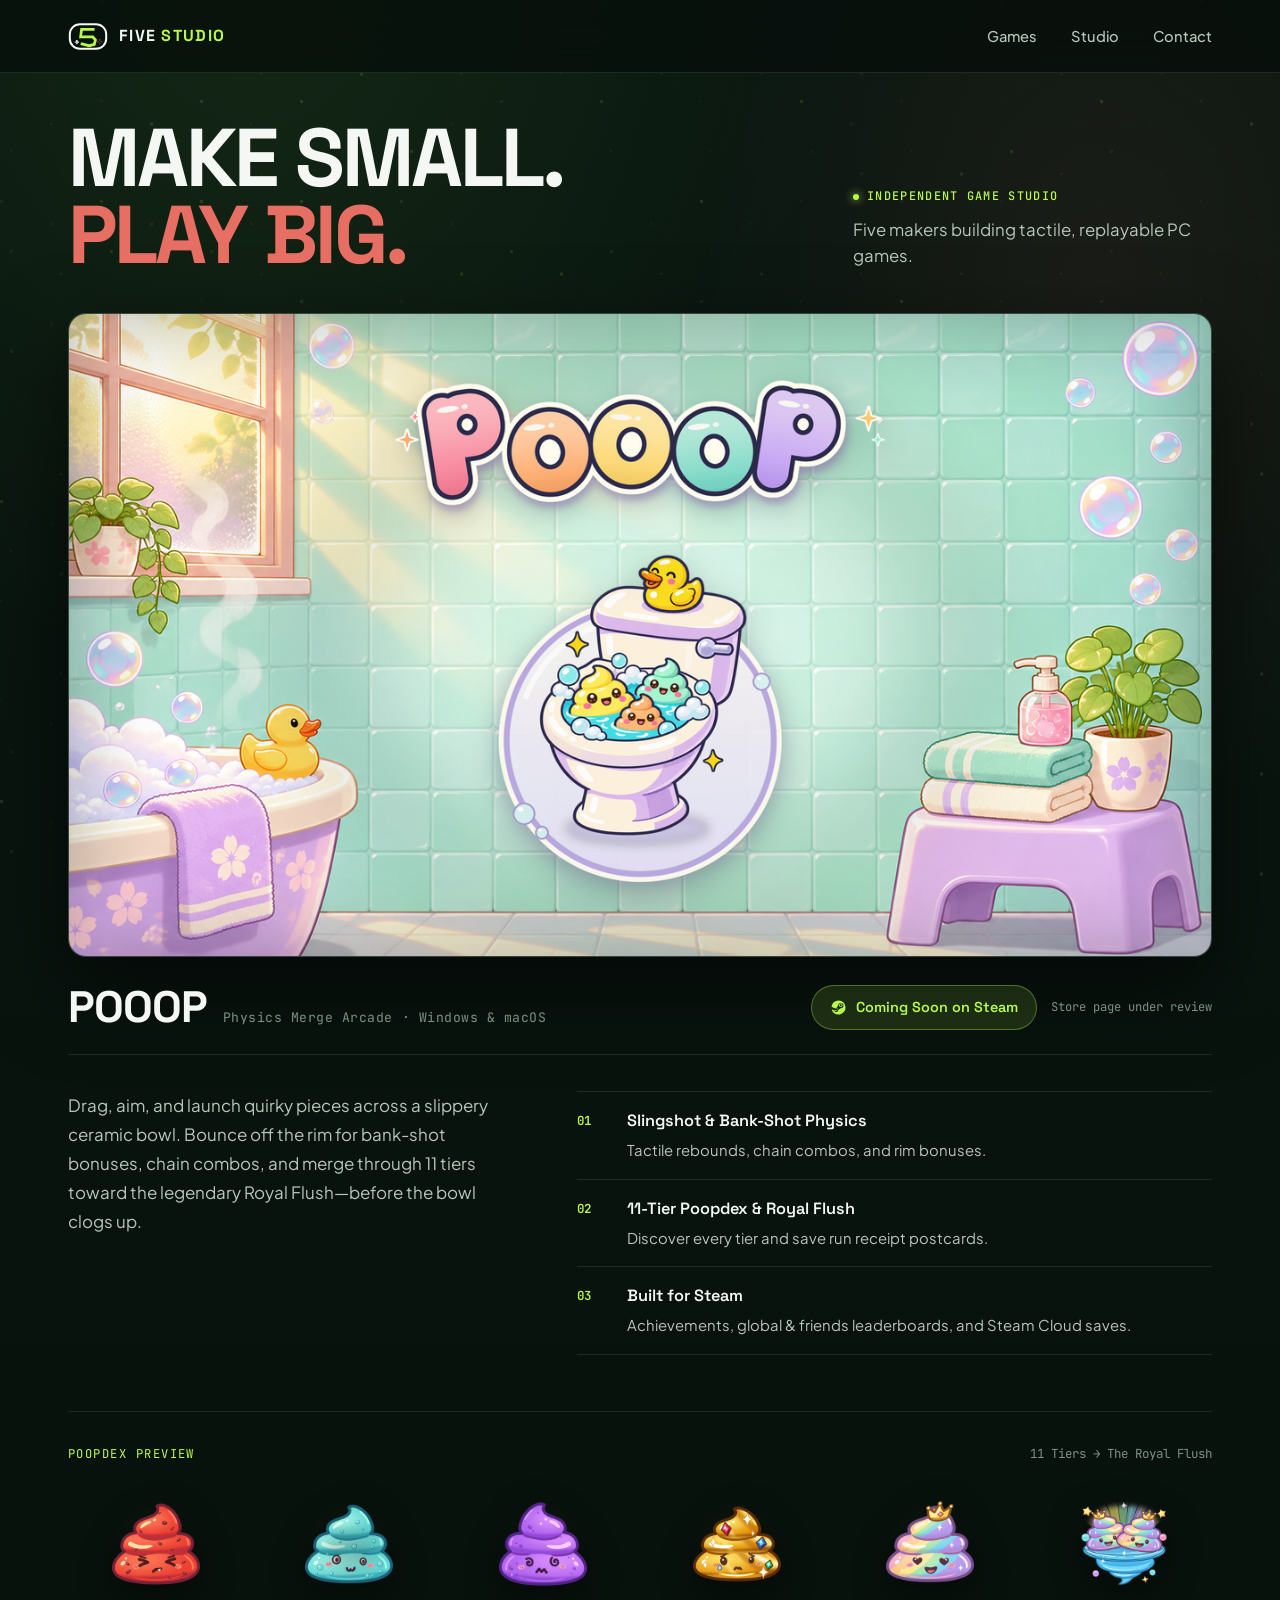
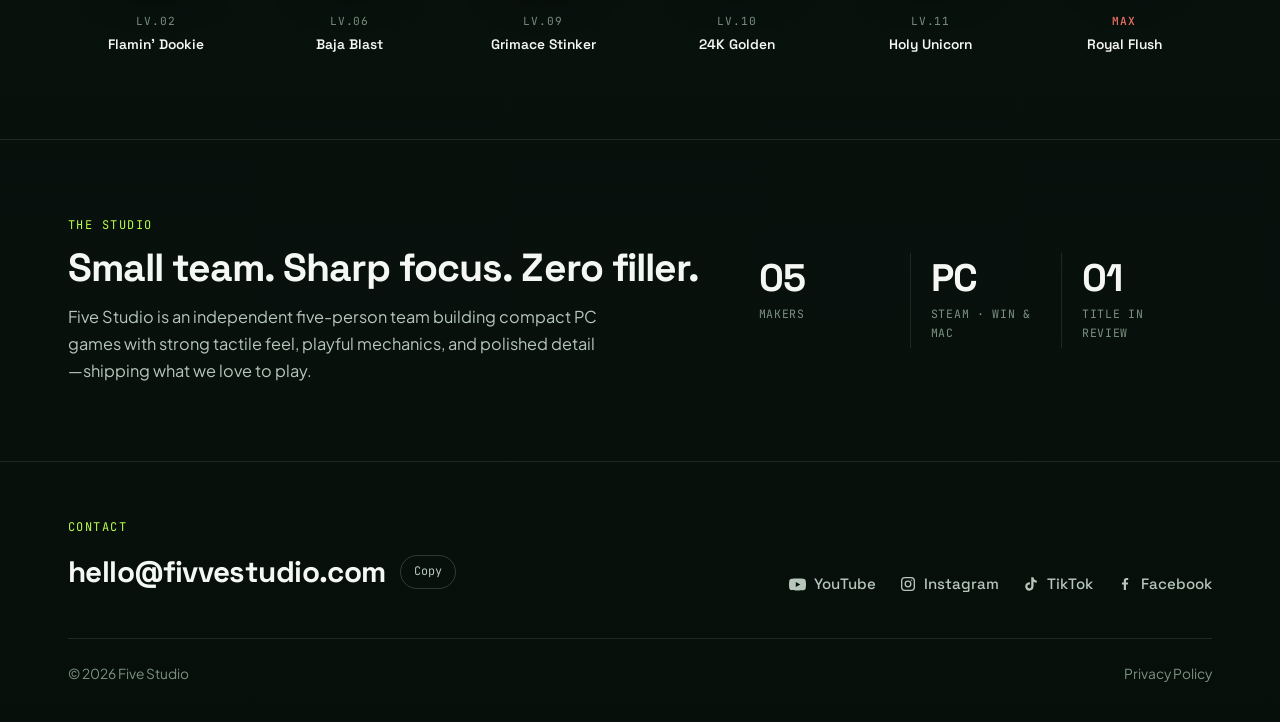
<file: index.html>
<!DOCTYPE html>
<html lang="en">
<head>
  <meta charset="UTF-8" />
  <meta name="viewport" content="width=device-width, initial-scale=1.0" />
  <title>Five Studio — Make Small. Play Big.</title>
  <meta name="description" content="Five Studio is an independent game studio crafting tactile, replayable PC games — starting with our debut physics merge title, POOOP, for Steam." />
  <link rel="canonical" href="https://fivvestudio.com/" />
  <meta name="theme-color" content="#070f0b" />

  <!-- Open Graph / Social -->
  <meta property="og:type" content="website" />
  <meta property="og:site_name" content="Five Studio" />
  <meta property="og:title" content="Five Studio — Make Small. Play Big." />
  <meta property="og:description" content="Five Studio is an independent game studio crafting tactile, replayable PC games. Debut title: POOOP, coming to Steam." />
  <meta property="og:url" content="https://fivvestudio.com/" />
  <meta property="og:image" content="https://fivvestudio.com/assets/og-cover.png" />
  <meta property="og:image:width" content="1200" />
  <meta property="og:image:height" content="630" />

  <meta name="twitter:card" content="summary_large_image" />
  <meta name="twitter:title" content="Five Studio — Make Small. Play Big." />
  <meta name="twitter:description" content="Five Studio is an independent game studio crafting tactile, replayable PC games. Debut title: POOOP, coming to Steam." />
  <meta name="twitter:image" content="https://fivvestudio.com/assets/og-cover.png" />

  <link rel="icon" type="image/svg+xml" href="./assets/favicon.svg" />
  <link rel="preconnect" href="https://fonts.googleapis.com" />
  <link rel="preconnect" href="https://fonts.gstatic.com" crossorigin />
  <link href="https://fonts.googleapis.com/css2?family=JetBrains+Mono:wght@400;500;600&family=Plus+Jakarta+Sans:wght@400;500;600;700&family=Space+Grotesk:wght@500;600;700&display=swap" rel="stylesheet" />
  <link rel="stylesheet" href="./styles.css" />
</head>
<body>
  <canvas id="dot-matrix" aria-hidden="true"></canvas>

  <div class="site-shell">
    <header class="site-header">
      <div class="container nav-inner">
        <a class="brand-link" href="#top" aria-label="Five Studio Home">
          <img class="brand-mark" src="./assets/logo-mark.svg" alt="Five Studio Logo" width="40" height="29" />
          <span class="brand-name">FIVE <span>STUDIO</span></span>
        </a>

        <nav aria-label="Primary Navigation">
          <ul class="nav-links" id="nav-links">
            <li><a href="#games">Games</a></li>
            <li><a href="#studio">Studio</a></li>
            <li><a href="#contact">Contact</a></li>
          </ul>
        </nav>

        <button class="menu-toggle" id="menu-toggle" type="button" aria-label="Toggle Menu" aria-expanded="false" aria-controls="nav-links">
          <svg width="20" height="20" viewBox="0 0 24 24" fill="none" stroke="currentColor" stroke-width="2" stroke-linecap="round">
            <line x1="4" y1="7" x2="20" y2="7" />
            <line x1="4" y1="12" x2="20" y2="12" />
            <line x1="4" y1="17" x2="20" y2="17" />
          </svg>
        </button>
      </div>
    </header>

    <main id="top">
      <!-- Editorial Split Hero -->
      <section class="hero">
        <div class="container hero-split">
          <h1 class="hero-title">
            <span class="line-white">MAKE SMALL.</span>
            <span class="line-accent">PLAY BIG.</span>
          </h1>

          <div class="hero-aside">
            <div class="eyebrow-tag">
              <span class="eyebrow-dot" aria-hidden="true"></span>
              <span>Independent Game Studio</span>
            </div>
            <p class="hero-lead">
              Five makers building tactile, replayable PC games.
            </p>
          </div>
        </div>
      </section>

      <!-- Debut Game Showcase -->
      <section class="section-game" id="games">
        <div class="container">
          <!-- Full-width 16:9 Cinema Frame -->
          <figure class="cinema-frame">
            <img
              src="./assets/pooop-keyart.png"
              alt="POOOP — Official key art showing the POOOP logo and mascot characters inside a ceramic bowl"
              width="1280"
              height="720"
            />
          </figure>

          <!-- Frameless Release Bar -->
          <div class="release-bar">
            <div class="release-title-group">
              <h2 class="game-heading">POOOP</h2>
              <p class="game-subtitle">Physics Merge Arcade &middot; Windows &amp; macOS</p>
            </div>

            <!-- Steam Store URL once approved: https://store.steampowered.com/app/5438440/ -->
            <div class="release-status">
              <span class="steam-pill" role="status" aria-label="Coming Soon on Steam — Store page under review">
                <svg width="17" height="17" viewBox="0 0 24 24" fill="currentColor" aria-hidden="true">
                  <path d="M12 2a10 10 0 0 0-9.96 9.1l5.37 2.22a2.84 2.84 0 0 1 1.6-.49l2.4-3.47v-.05a3.78 3.78 0 1 1 3.78 3.78h-.09l-3.42 2.44a2.85 2.85 0 0 1-5.65.58L2.24 14.5A10 10 0 1 0 12 2Zm-4.2 14.37-1.74-.72a2.14 2.14 0 0 0 3.96-.24 2.14 2.14 0 0 0-1.15-2.8l1.8.74a1.57 1.57 0 1 1-2.87 1.02Zm7.39-5.05a2.52 2.52 0 1 0 0-5.04 2.52 2.52 0 0 0 0 5.04Zm0-3.78a1.26 1.26 0 1 1 0 2.52 1.26 1.26 0 0 1 0-2.52Z" />
                </svg>
                <span>Coming Soon on Steam</span>
              </span>
              <span class="release-note">Store page under review</span>
            </div>
          </div>

          <!-- Hairline-Separated Asymmetric Details Grid -->
          <div class="game-details-grid">
            <div class="game-pitch">
              <p>
                Drag, aim, and launch quirky pieces across a slippery ceramic bowl. Bounce off the rim for bank-shot bonuses, chain combos, and merge through 11 tiers toward the legendary Royal Flush—before the bowl clogs up.
              </p>
            </div>

            <ol class="feature-rows">
              <li class="feature-row">
                <span class="feature-num">01</span>
                <div class="feature-copy">
                  <strong>Slingshot &amp; Bank-Shot Physics</strong>
                  <span>Tactile rebounds, chain combos, and rim bonuses.</span>
                </div>
              </li>
              <li class="feature-row">
                <span class="feature-num">02</span>
                <div class="feature-copy">
                  <strong>11-Tier Poopdex &amp; Royal Flush</strong>
                  <span>Discover every tier and save run receipt postcards.</span>
                </div>
              </li>
              <li class="feature-row">
                <span class="feature-num">03</span>
                <div class="feature-copy">
                  <strong>Built for Steam</strong>
                  <span>Achievements, global &amp; friends leaderboards, and Steam Cloud saves.</span>
                </div>
              </li>
            </ol>
          </div>

          <!-- Transparent Character Evolution Strip -->
          <div class="poopdex-strip" aria-label="POOOP Character Evolution Preview">
            <div class="strip-header">
              <span class="strip-eyebrow">Poopdex Preview</span>
              <span class="strip-caption">11 Tiers &rarr; The Royal Flush</span>
            </div>

            <div class="character-grid">
              <figure class="char-item">
                <div class="char-stage">
                  <img src="./assets/pooop/tier-02.png" alt="Lv.02 Flamin' Dookie" width="240" height="240" loading="lazy" />
                </div>
                <figcaption>
                  <span class="char-tier">LV.02</span>
                  <span class="char-name">Flamin' Dookie</span>
                </figcaption>
              </figure>

              <figure class="char-item">
                <div class="char-stage">
                  <img src="./assets/pooop/tier-06.png" alt="Lv.06 Baja Blast" width="240" height="240" loading="lazy" />
                </div>
                <figcaption>
                  <span class="char-tier">LV.06</span>
                  <span class="char-name">Baja Blast</span>
                </figcaption>
              </figure>

              <figure class="char-item">
                <div class="char-stage">
                  <img src="./assets/pooop/tier-09.png" alt="Lv.09 Grimace Stinker" width="240" height="240" loading="lazy" />
                </div>
                <figcaption>
                  <span class="char-tier">LV.09</span>
                  <span class="char-name">Grimace Stinker</span>
                </figcaption>
              </figure>

              <figure class="char-item">
                <div class="char-stage">
                  <img src="./assets/pooop/tier-10.png" alt="Lv.10 24K Golden" width="240" height="240" loading="lazy" />
                </div>
                <figcaption>
                  <span class="char-tier">LV.10</span>
                  <span class="char-name">24K Golden</span>
                </figcaption>
              </figure>

              <figure class="char-item">
                <div class="char-stage">
                  <img src="./assets/pooop/tier-11.png" alt="Lv.11 Holy Unicorn" width="240" height="240" loading="lazy" />
                </div>
                <figcaption>
                  <span class="char-tier">LV.11</span>
                  <span class="char-name">Holy Unicorn</span>
                </figcaption>
              </figure>

              <figure class="char-item">
                <div class="char-stage">
                  <img src="./assets/pooop/royal-flush.png" alt="Max Tier The Royal Flush" width="240" height="240" loading="lazy" />
                </div>
                <figcaption>
                  <span class="char-tier char-tier-max">MAX</span>
                  <span class="char-name">Royal Flush</span>
                </figcaption>
              </figure>
            </div>
          </div>
        </div>
      </section>

      <!-- Frameless Studio Statement -->
      <section class="section-studio" id="studio">
        <div class="container">
          <div class="studio-grid">
            <div class="studio-statement">
              <span class="eyebrow-text">The Studio</span>
              <h2 class="studio-heading">Small team. Sharp focus. Zero filler.</h2>
              <p class="studio-body">
                Five Studio is an independent five-person team building compact PC games with strong tactile feel, playful mechanics, and polished detail—shipping what we love to play.
              </p>
            </div>

            <dl class="studio-metrics">
              <div class="metric-col">
                <dd>05</dd>
                <dt>Makers</dt>
              </div>
              <div class="metric-col">
                <dd>PC</dd>
                <dt>Steam · Win &amp; Mac</dt>
              </div>
              <div class="metric-col">
                <dd>01</dd>
                <dt>Title in Review</dt>
              </div>
            </dl>
          </div>
        </div>
      </section>
    </main>

    <!-- Unified Editorial Footer & Contact -->
    <footer class="site-footer" id="contact">
      <div class="container">
        <div class="footer-top">
          <div class="footer-contact">
            <span class="eyebrow-text">Contact</span>
            <div class="email-row">
              <a class="email-link" href="mailto:hello@fivvestudio.com">hello@fivvestudio.com</a>
              <button class="copy-btn" type="button" data-copy="hello@fivvestudio.com">Copy</button>
            </div>
          </div>

          <div class="socials-row" id="socials" aria-label="Official Social Media Channels">
            <a class="social-link" href="https://www.youtube.com/@Fivvestudio_official" target="_blank" rel="noopener noreferrer">
              <svg width="17" height="17" viewBox="0 0 24 24" fill="currentColor" aria-hidden="true">
                <path d="M23.5 6.2a3.02 3.02 0 0 0-2.12-2.14C19.5 3.5 12 3.5 12 3.5s-7.5 0-9.38.56A3.02 3.02 0 0 0 .5 6.2 31.6 31.6 0 0 0 0 12a31.6 31.6 0 0 0 .5 5.8 3.02 3.02 0 0 0 2.12 2.14c1.88.56 9.38.56 9.38.56s7.5 0 9.38-.56a3.02 3.02 0 0 0 2.12-2.14A31.6 31.6 0 0 0 24 12a31.6 31.6 0 0 0-.5-5.8ZM9.6 15.6V8.4l6.3 3.6-6.3 3.6Z" />
              </svg>
              <span>YouTube</span>
            </a>

            <a class="social-link" href="https://www.instagram.com/fivestudio_official/" target="_blank" rel="noopener noreferrer">
              <svg width="16" height="16" viewBox="0 0 24 24" fill="none" stroke="currentColor" stroke-width="2" stroke-linecap="round" stroke-linejoin="round" aria-hidden="true">
                <rect x="2.5" y="2.5" width="19" height="19" rx="5" />
                <circle cx="12" cy="12" r="4.2" />
                <circle cx="17.6" cy="6.4" r="1" fill="currentColor" stroke="none" />
              </svg>
              <span>Instagram</span>
            </a>

            <a class="social-link" href="https://www.tiktok.com/@fivestudio_official" target="_blank" rel="noopener noreferrer">
              <svg width="16" height="16" viewBox="0 0 24 24" fill="currentColor" aria-hidden="true">
                <path d="M19.59 6.69a4.83 4.83 0 0 1-3.77-4.25V2h-3.45v13.67a2.89 2.89 0 0 1-5.2 1.74 2.89 2.89 0 0 1 2.31-4.64 2.93 2.93 0 0 1 .88.13V9.4a6.84 6.84 0 0 0-1-.05A6.33 6.33 0 0 0 5 20.1a6.34 6.34 0 0 0 10.86-4.43v-7a8.16 8.16 0 0 0 4.77 1.52v-3.4a4.85 4.85 0 0 1-1-.1Z" />
              </svg>
              <span>TikTok</span>
            </a>

            <a class="social-link" href="https://www.facebook.com/profile.php?id=61589894813402" target="_blank" rel="noopener noreferrer">
              <svg width="16" height="16" viewBox="0 0 24 24" fill="currentColor" aria-hidden="true">
                <path d="M13.5 21v-8.2h2.76l.41-3.2H13.5V7.55c0-.93.26-1.56 1.6-1.56h1.7V3.13A22.7 22.7 0 0 0 14.32 3c-2.46 0-4.14 1.5-4.14 4.25v2.35H7.4v3.2h2.78V21h3.32Z" />
              </svg>
              <span>Facebook</span>
            </a>
          </div>
        </div>

        <div class="footer-bottom">
          <span>&copy; <span id="year">2026</span> Five Studio</span>
          <a href="./privacy/">Privacy Policy</a>
        </div>
      </div>
    </footer>
  </div>

  <script src="./app.js" defer></script>
</body>
</html>
</file>
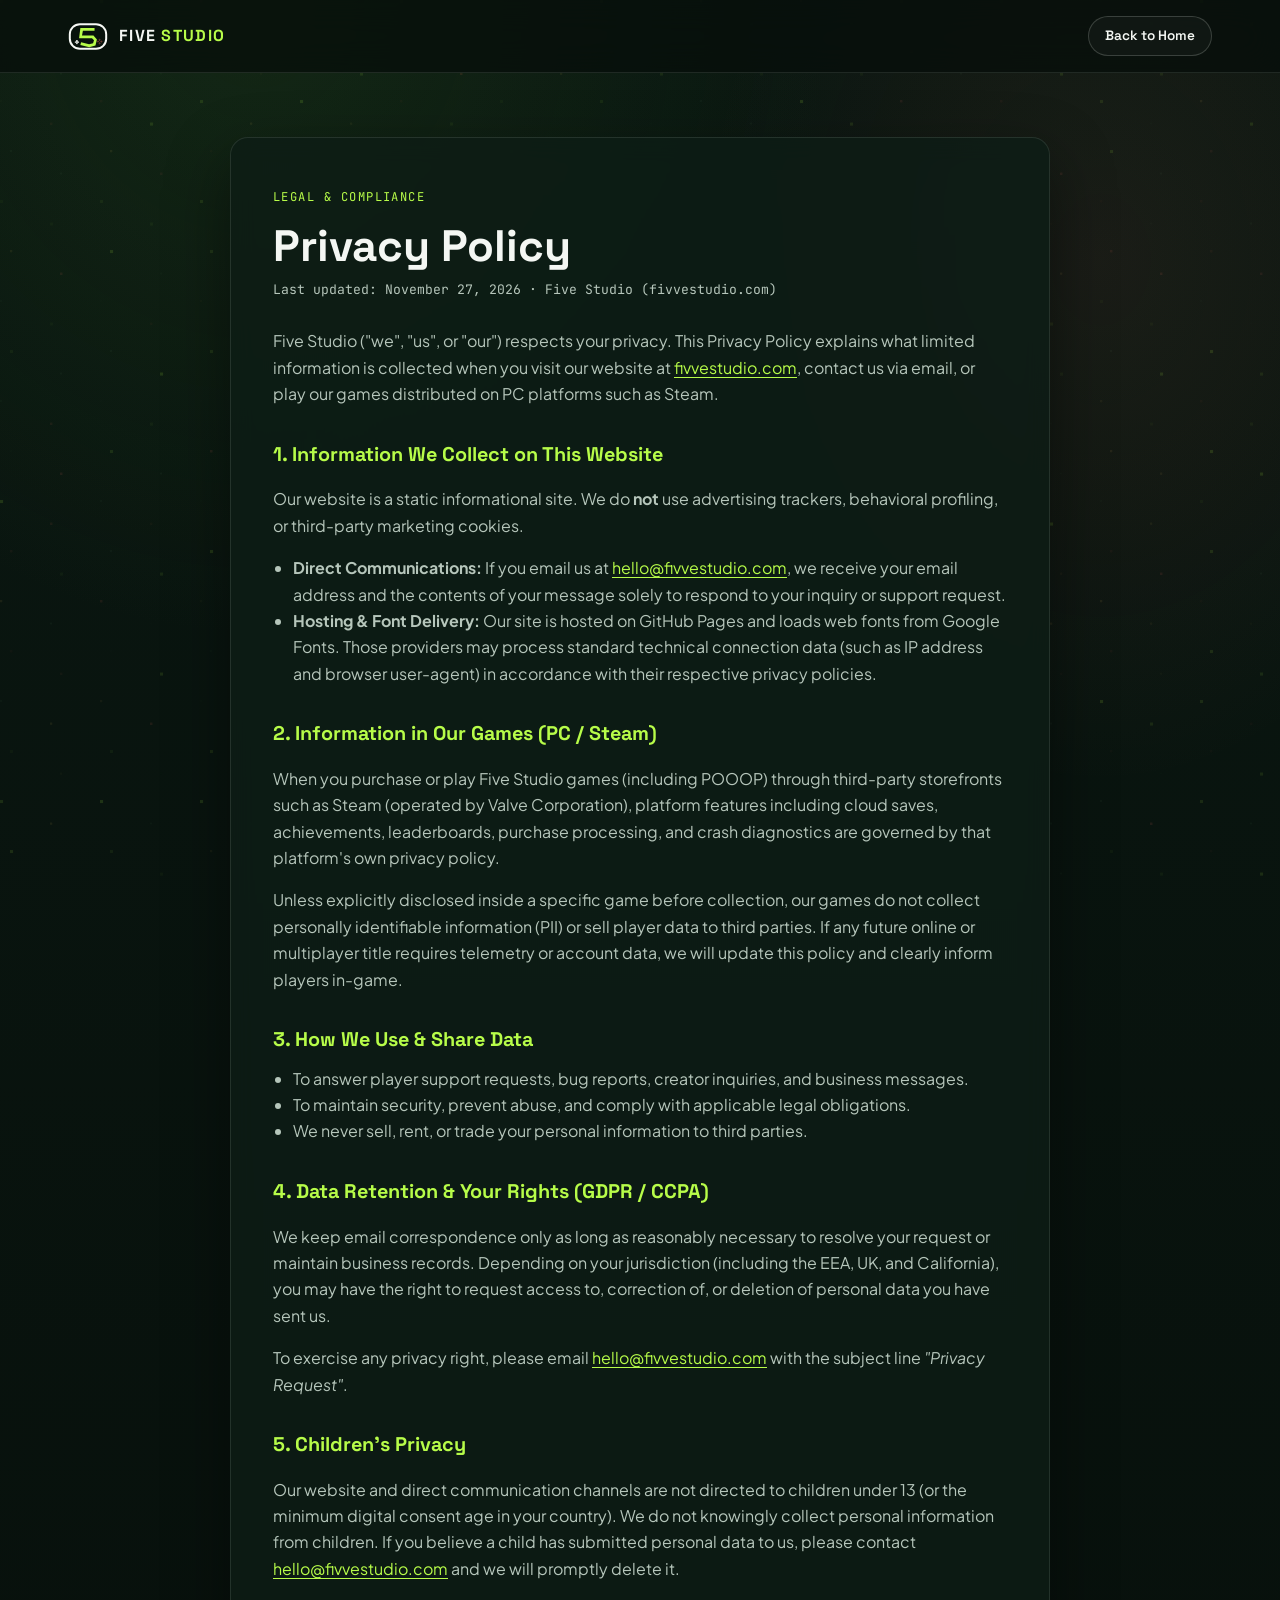
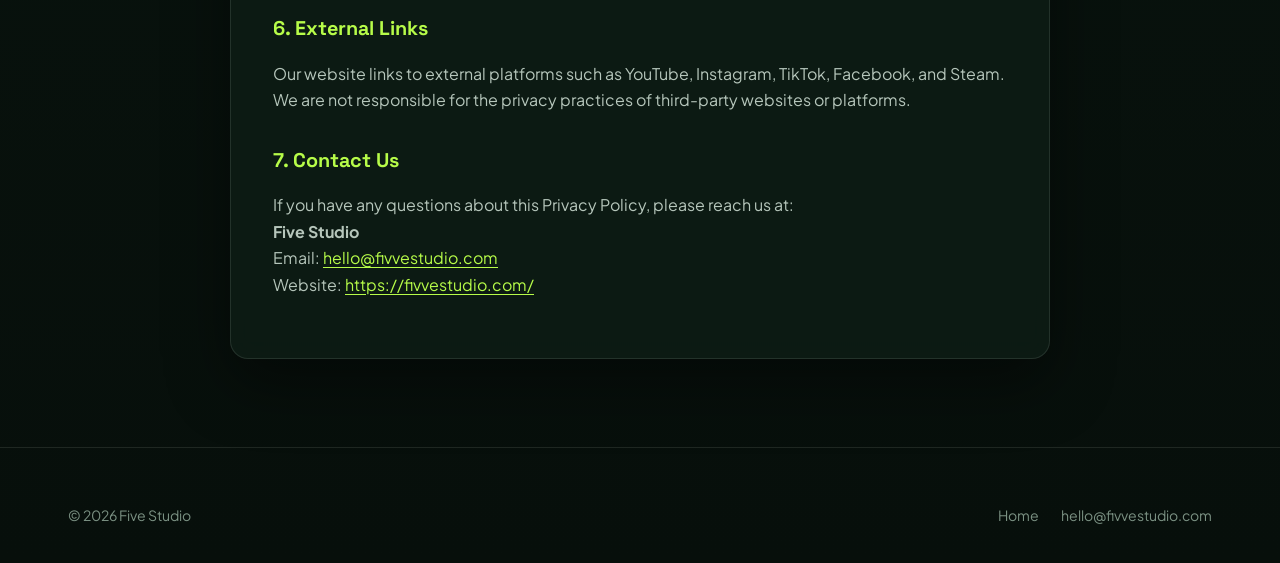
<file: privacy/index.html>
<!DOCTYPE html>
<html lang="en">
<head>
  <meta charset="UTF-8" />
  <meta name="viewport" content="width=device-width, initial-scale=1.0" />
  <title>Privacy Policy — Five Studio</title>
  <meta name="description" content="Privacy Policy for Five Studio (fivvestudio.com) and our PC / Steam games." />
  <link rel="canonical" href="https://fivvestudio.com/privacy/" />
  <meta name="theme-color" content="#0d1f17" />

  <link rel="icon" type="image/svg+xml" href="../assets/favicon.svg" />
  <link rel="preconnect" href="https://fonts.googleapis.com" />
  <link rel="preconnect" href="https://fonts.gstatic.com" crossorigin />
  <link href="https://fonts.googleapis.com/css2?family=JetBrains+Mono:wght@400;500;600&family=Plus+Jakarta+Sans:wght@400;500;600;700&family=Space+Grotesk:wght@500;600;700&display=swap" rel="stylesheet" />
  <link rel="stylesheet" href="../styles.css" />
</head>
<body>
  <canvas id="dot-matrix" aria-hidden="true"></canvas>

  <div class="site-shell">
    <header class="site-header">
      <div class="container nav-inner">
        <a class="brand-link" href="../" aria-label="Back to Five Studio Home">
          <img class="brand-mark" src="../assets/logo-mark.svg" alt="Five Studio Logo" width="42" height="30" />
          <span class="brand-name">FIVE <span>STUDIO</span></span>
        </a>

        <div class="nav-actions">
          <a class="btn btn-outline btn-sm" href="../">Back to Home</a>
        </div>
      </div>
    </header>

    <main class="legal-main">
      <div class="container">
        <article class="legal-card">
          <span class="section-eyebrow">Legal &amp; Compliance</span>
          <h1>Privacy Policy</h1>
          <p class="legal-updated">Last updated: November 27, 2026 &middot; Five Studio (fivvestudio.com)</p>

          <p>
            Five Studio ("we", "us", or "our") respects your privacy. This Privacy Policy explains what limited information is collected when you visit our website at <a href="https://fivvestudio.com/">fivvestudio.com</a>, contact us via email, or play our games distributed on PC platforms such as Steam.
          </p>

          <h2>1. Information We Collect on This Website</h2>
          <p>
            Our website is a static informational site. We do <strong>not</strong> use advertising trackers, behavioral profiling, or third-party marketing cookies.
          </p>
          <ul>
            <li><strong>Direct Communications:</strong> If you email us at <a href="mailto:hello@fivvestudio.com">hello@fivvestudio.com</a>, we receive your email address and the contents of your message solely to respond to your inquiry or support request.</li>
            <li><strong>Hosting &amp; Font Delivery:</strong> Our site is hosted on GitHub Pages and loads web fonts from Google Fonts. Those providers may process standard technical connection data (such as IP address and browser user-agent) in accordance with their respective privacy policies.</li>
          </ul>

          <h2>2. Information in Our Games (PC / Steam)</h2>
          <p>
            When you purchase or play Five Studio games (including POOOP) through third-party storefronts such as Steam (operated by Valve Corporation), platform features including cloud saves, achievements, leaderboards, purchase processing, and crash diagnostics are governed by that platform's own privacy policy.
          </p>
          <p>
            Unless explicitly disclosed inside a specific game before collection, our games do not collect personally identifiable information (PII) or sell player data to third parties. If any future online or multiplayer title requires telemetry or account data, we will update this policy and clearly inform players in-game.
          </p>

          <h2>3. How We Use &amp; Share Data</h2>
          <ul>
            <li>To answer player support requests, bug reports, creator inquiries, and business messages.</li>
            <li>To maintain security, prevent abuse, and comply with applicable legal obligations.</li>
            <li>We never sell, rent, or trade your personal information to third parties.</li>
          </ul>

          <h2>4. Data Retention &amp; Your Rights (GDPR / CCPA)</h2>
          <p>
            We keep email correspondence only as long as reasonably necessary to resolve your request or maintain business records. Depending on your jurisdiction (including the EEA, UK, and California), you may have the right to request access to, correction of, or deletion of personal data you have sent us.
          </p>
          <p>
            To exercise any privacy right, please email <a href="mailto:hello@fivvestudio.com">hello@fivvestudio.com</a> with the subject line <em>"Privacy Request"</em>.
          </p>

          <h2>5. Children's Privacy</h2>
          <p>
            Our website and direct communication channels are not directed to children under 13 (or the minimum digital consent age in your country). We do not knowingly collect personal information from children. If you believe a child has submitted personal data to us, please contact <a href="mailto:hello@fivvestudio.com">hello@fivvestudio.com</a> and we will promptly delete it.
          </p>

          <h2>6. External Links</h2>
          <p>
            Our website links to external platforms such as YouTube, Instagram, TikTok, Facebook, and Steam. We are not responsible for the privacy practices of third-party websites or platforms.
          </p>

          <h2>7. Contact Us</h2>
          <p>
            If you have any questions about this Privacy Policy, please reach us at:<br />
            <strong>Five Studio</strong><br />
            Email: <a href="mailto:hello@fivvestudio.com">hello@fivvestudio.com</a><br />
            Website: <a href="https://fivvestudio.com/">https://fivvestudio.com/</a>
          </p>
        </article>
      </div>
    </main>

    <footer class="site-footer">
      <div class="container footer-inner">
        <div>&copy; <span id="year">2026</span> Five Studio</div>
        <div class="footer-links">
          <a href="../">Home</a>
          <a href="mailto:hello@fivvestudio.com">hello@fivvestudio.com</a>
        </div>
      </div>
    </footer>
  </div>

  <script src="../app.js" defer></script>
</body>
</html>
</file>
<file: styles.css>
:root {
  --bg-void: #070f0b;
  --bg-base: #0a1711;
  --bg-elevated: rgba(14, 29, 22, 0.85);
  --lime: #b7fc49;
  --lime-soft: rgba(183, 252, 73, 0.12);
  --coral: #e76e63;
  --ink: #f4f7f3;
  --ink-secondary: #b6c6bb;
  --ink-muted: #7b9183;
  --hairline: rgba(244, 247, 243, 0.1);
  --hairline-strong: rgba(244, 247, 243, 0.18);
  --border-lime: rgba(183, 252, 73, 0.34);
  --radius-sm: 10px;
  --radius-md: 14px;
  --radius-lg: 18px;
  --shadow-cinema: 0 32px 84px rgba(0, 0, 0, 0.56);
  --shadow-card: 0 24px 64px rgba(0, 0, 0, 0.44);
  --font-display: 'Space Grotesk', system-ui, -apple-system, BlinkMacSystemFont, sans-serif;
  --font-body: 'Plus Jakarta Sans', system-ui, -apple-system, BlinkMacSystemFont, sans-serif;
  --font-mono: 'JetBrains Mono', ui-monospace, SFMono-Regular, Menlo, monospace;
}

*,
*::before,
*::after {
  box-sizing: border-box;
}

html {
  scroll-behavior: smooth;
  background-color: var(--bg-void);
  color: var(--ink);
}

body {
  margin: 0;
  min-height: 100vh;
  font-family: var(--font-body);
  font-size: 16px;
  line-height: 1.65;
  color: var(--ink);
  background:
    radial-gradient(64% 42% at 20% 0%, rgba(49, 92, 34, 0.24) 0%, rgba(7, 15, 11, 0) 70%),
    radial-gradient(46% 36% at 86% 12%, rgba(231, 110, 99, 0.08) 0%, rgba(7, 15, 11, 0) 68%),
    linear-gradient(180deg, var(--bg-base) 0%, var(--bg-void) 100%);
  overflow-x: hidden;
  -webkit-font-smoothing: antialiased;
}

a {
  color: inherit;
  text-decoration: none;
}

img,
svg {
  display: block;
  max-width: 100%;
}

button {
  font: inherit;
  color: inherit;
}

:focus-visible {
  outline: 2px solid var(--lime);
  outline-offset: 3px;
}

/* Subtle dot-matrix backdrop */
#dot-matrix {
  position: fixed;
  inset: 0;
  width: 100%;
  height: 100%;
  pointer-events: none;
  z-index: 0;
  opacity: 0.26;
}

.site-shell {
  position: relative;
  z-index: 1;
}

.container {
  width: 100%;
  max-width: 1200px;
  margin: 0 auto;
  padding: 0 28px;
}

/* Header */
.site-header {
  position: sticky;
  top: 0;
  z-index: 50;
  backdrop-filter: blur(16px);
  -webkit-backdrop-filter: blur(16px);
  background: rgba(7, 15, 11, 0.78);
  border-bottom: 1px solid var(--hairline);
}

.nav-inner {
  display: flex;
  align-items: center;
  justify-content: space-between;
  gap: 24px;
  height: 72px;
}

.brand-link {
  display: inline-flex;
  align-items: center;
  gap: 11px;
  flex-shrink: 0;
}

.brand-mark {
  width: 40px;
  height: 29px;
  transition: transform 0.22s ease;
}

.brand-link:hover .brand-mark {
  transform: scale(1.05) rotate(-2deg);
}

.brand-name {
  font-family: var(--font-display);
  font-weight: 700;
  font-size: 1rem;
  letter-spacing: 0.08em;
  color: var(--ink);
}

.brand-name span {
  color: var(--lime);
}

.nav-links {
  display: flex;
  align-items: center;
  gap: 34px;
  list-style: none;
  margin: 0;
  padding: 0;
}

.nav-links a {
  font-size: 0.92rem;
  font-weight: 500;
  color: var(--ink-secondary);
  transition: color 0.18s ease;
}

.nav-links a:hover {
  color: var(--lime);
}

.nav-actions {
  display: flex;
  align-items: center;
  gap: 12px;
}

.menu-toggle {
  display: none;
  align-items: center;
  justify-content: center;
  width: 40px;
  height: 40px;
  border-radius: var(--radius-sm);
  border: 1px solid var(--hairline);
  background: rgba(255, 255, 255, 0.03);
  cursor: pointer;
}

/* Buttons (used on privacy & 404 pages too) */
.btn {
  display: inline-flex;
  align-items: center;
  justify-content: center;
  gap: 9px;
  padding: 11px 22px;
  border-radius: 999px;
  font-family: var(--font-display);
  font-weight: 600;
  font-size: 0.92rem;
  border: 1px solid transparent;
  cursor: pointer;
  transition: transform 0.18s ease, box-shadow 0.2s ease, background-color 0.2s ease, border-color 0.2s ease, color 0.2s ease;
  white-space: nowrap;
}

.btn-primary {
  background: var(--lime);
  color: #09150d;
}

.btn-primary:hover {
  background: #c8ff6e;
  transform: translateY(-2px);
}

.btn-outline {
  background: rgba(255, 255, 255, 0.03);
  border-color: var(--hairline-strong);
  color: var(--ink);
}

.btn-outline:hover {
  border-color: var(--lime);
  color: var(--lime);
  transform: translateY(-2px);
}

.btn-sm {
  padding: 8px 16px;
  font-size: 0.85rem;
}

/* Editorial Split Hero */
.hero {
  padding: 46px 0 34px;
}

.hero-split {
  display: grid;
  grid-template-columns: 1.35fr 0.65fr;
  gap: 40px;
  align-items: end;
}

.hero-title {
  margin: 0;
  font-family: var(--font-display);
  font-size: clamp(3.1rem, 6.4vw, 5.2rem);
  font-weight: 700;
  line-height: 0.94;
  letter-spacing: -0.035em;
}

.hero-title .line-white {
  display: block;
  color: var(--ink);
}

.hero-title .line-accent {
  display: block;
  color: var(--coral);
}

.hero-aside {
  display: flex;
  flex-direction: column;
  gap: 10px;
  padding-bottom: 4px;
}

.eyebrow-tag {
  display: inline-flex;
  align-items: center;
  gap: 8px;
  font-family: var(--font-mono);
  font-size: 0.74rem;
  font-weight: 500;
  letter-spacing: 0.11em;
  text-transform: uppercase;
  color: var(--lime);
}

.eyebrow-dot {
  width: 6px;
  height: 6px;
  border-radius: 50%;
  background: var(--lime);
  box-shadow: 0 0 8px var(--lime);
}

.hero-lead {
  margin: 0;
  color: var(--ink-secondary);
  font-size: 1.05rem;
  line-height: 1.55;
  max-width: 340px;
}

/* Debut Game Section */
.section-game {
  padding: 6px 0 84px;
}

.cinema-frame {
  margin: 0;
  width: 100%;
  aspect-ratio: 16 / 9;
  border-radius: var(--radius-lg);
  overflow: hidden;
  border: 1px solid var(--hairline-strong);
  box-shadow: var(--shadow-cinema);
  background: #0d1f17;
}

.cinema-frame img {
  width: 100%;
  height: 100%;
  object-fit: cover;
  display: block;
}

/* Frameless Release Bar */
.release-bar {
  display: flex;
  flex-wrap: wrap;
  align-items: center;
  justify-content: space-between;
  gap: 20px;
  padding: 28px 0 24px;
  border-bottom: 1px solid var(--hairline);
}

.release-title-group {
  display: flex;
  flex-wrap: wrap;
  align-items: baseline;
  gap: 16px;
}

.game-heading {
  margin: 0;
  font-family: var(--font-display);
  font-size: clamp(2rem, 3.6vw, 2.75rem);
  font-weight: 700;
  letter-spacing: -0.025em;
  line-height: 1;
}

.game-subtitle {
  margin: 0;
  font-family: var(--font-mono);
  font-size: 0.82rem;
  letter-spacing: 0.04em;
  color: var(--ink-muted);
}

.release-status {
  display: flex;
  align-items: center;
  gap: 14px;
  flex-wrap: wrap;
}

.steam-pill {
  display: inline-flex;
  align-items: center;
  gap: 9px;
  padding: 10px 18px;
  border-radius: 999px;
  background: var(--lime-soft);
  border: 1px solid var(--border-lime);
  color: var(--lime);
  font-family: var(--font-display);
  font-weight: 600;
  font-size: 0.9rem;
}

.release-note {
  font-family: var(--font-mono);
  font-size: 0.76rem;
  color: var(--ink-muted);
}

/* Asymmetric Details Grid */
.game-details-grid {
  display: grid;
  grid-template-columns: 5fr 7fr;
  gap: 56px;
  padding: 36px 0 56px;
  align-items: start;
}

.game-pitch p {
  margin: 0;
  font-size: 1.06rem;
  line-height: 1.7;
  color: var(--ink-secondary);
}

.feature-rows {
  margin: 0;
  padding: 0;
  list-style: none;
}

.feature-row {
  display: grid;
  grid-template-columns: 36px 1fr;
  gap: 14px;
  padding: 16px 0;
  border-top: 1px solid var(--hairline);
}

.feature-row:last-child {
  border-bottom: 1px solid var(--hairline);
}

.feature-num {
  font-family: var(--font-mono);
  font-size: 0.78rem;
  font-weight: 600;
  color: var(--lime);
  padding-top: 3px;
}

.feature-copy {
  display: flex;
  flex-direction: column;
  gap: 3px;
}

.feature-copy strong {
  font-family: var(--font-display);
  font-size: 1.02rem;
  font-weight: 600;
  color: var(--ink);
}

.feature-copy span {
  font-size: 0.93rem;
  color: var(--ink-secondary);
}

/* Transparent Character Evolution Strip */
.poopdex-strip {
  padding-top: 32px;
  border-top: 1px solid var(--hairline);
}

.strip-header {
  display: flex;
  align-items: baseline;
  justify-content: space-between;
  gap: 16px;
  margin-bottom: 24px;
}

.strip-eyebrow {
  font-family: var(--font-mono);
  font-size: 0.76rem;
  letter-spacing: 0.12em;
  text-transform: uppercase;
  color: var(--lime);
}

.strip-caption {
  font-family: var(--font-mono);
  font-size: 0.78rem;
  color: var(--ink-muted);
}

.character-grid {
  display: grid;
  grid-template-columns: repeat(6, 1fr);
  gap: 18px;
}

.char-item {
  margin: 0;
  display: flex;
  flex-direction: column;
  align-items: center;
  text-align: center;
  gap: 12px;
}

.char-stage {
  position: relative;
  width: 112px;
  height: 112px;
  display: flex;
  align-items: center;
  justify-content: center;
}

.char-stage::before {
  content: '';
  position: absolute;
  inset: 8px;
  border-radius: 50%;
  background: radial-gradient(circle, rgba(183, 252, 73, 0.14) 0%, rgba(183, 252, 73, 0) 70%);
  opacity: 0.35;
  transition: opacity 0.25s ease, transform 0.25s ease;
  pointer-events: none;
}

.char-stage img {
  position: relative;
  width: 96px;
  height: 96px;
  object-fit: contain;
  filter: drop-shadow(0 10px 18px rgba(0, 0, 0, 0.48));
  transition: transform 0.25s cubic-bezier(0.22, 1, 0.36, 1);
}

.char-item:hover .char-stage::before {
  opacity: 1;
  transform: scale(1.18);
}

.char-item:hover .char-stage img {
  transform: translateY(-6px) rotate(-2deg) scale(1.06);
}

.char-item figcaption {
  display: flex;
  flex-direction: column;
  gap: 2px;
}

.char-tier {
  font-family: var(--font-mono);
  font-size: 0.7rem;
  letter-spacing: 0.08em;
  color: var(--ink-muted);
}

.char-tier-max {
  color: var(--coral);
  font-weight: 600;
}

.char-name {
  font-family: var(--font-display);
  font-size: 0.86rem;
  font-weight: 600;
  color: var(--ink);
}

/* Frameless Studio Section */
.section-studio {
  padding: 76px 0;
  border-top: 1px solid var(--hairline);
}

.studio-grid {
  display: grid;
  grid-template-columns: 7fr 5fr;
  gap: 56px;
  align-items: center;
}

.eyebrow-text {
  display: block;
  font-family: var(--font-mono);
  font-size: 0.75rem;
  letter-spacing: 0.12em;
  text-transform: uppercase;
  color: var(--lime);
  margin-bottom: 10px;
}

.studio-heading {
  margin: 0 0 14px;
  font-family: var(--font-display);
  font-size: clamp(1.85rem, 3.2vw, 2.45rem);
  font-weight: 700;
  letter-spacing: -0.025em;
  line-height: 1.12;
}

.studio-body {
  margin: 0;
  max-width: 540px;
  color: var(--ink-secondary);
  font-size: 1.02rem;
}

.studio-metrics {
  margin: 0;
  display: grid;
  grid-template-columns: repeat(3, 1fr);
}

.metric-col {
  padding: 6px 20px;
  border-left: 1px solid var(--hairline);
}

.metric-col:first-child {
  padding-left: 0;
  border-left: none;
}

.metric-col dd {
  margin: 0 0 6px;
  font-family: var(--font-display);
  font-size: clamp(1.9rem, 3vw, 2.45rem);
  font-weight: 700;
  line-height: 1;
  letter-spacing: -0.03em;
  color: var(--ink);
}

.metric-col dt {
  font-family: var(--font-mono);
  font-size: 0.72rem;
  letter-spacing: 0.06em;
  text-transform: uppercase;
  color: var(--ink-muted);
}

/* Unified Editorial Footer & Contact */
.site-footer {
  border-top: 1px solid var(--hairline);
  padding: 56px 0 36px;
}

.footer-top {
  display: flex;
  flex-wrap: wrap;
  align-items: flex-end;
  justify-content: space-between;
  gap: 32px;
  padding-bottom: 42px;
}

.email-row {
  display: flex;
  flex-wrap: wrap;
  align-items: center;
  gap: 14px;
}

.email-link {
  font-family: var(--font-display);
  font-size: clamp(1.35rem, 2.6vw, 1.85rem);
  font-weight: 700;
  letter-spacing: -0.02em;
  color: var(--ink);
  transition: color 0.18s ease;
}

.email-link:hover {
  color: var(--lime);
}

.copy-btn {
  display: inline-flex;
  align-items: center;
  padding: 6px 13px;
  border-radius: 999px;
  border: 1px solid var(--hairline-strong);
  background: transparent;
  font-family: var(--font-mono);
  font-size: 0.74rem;
  color: var(--ink-secondary);
  cursor: pointer;
  transition: border-color 0.18s ease, color 0.18s ease, background-color 0.18s ease;
}

.copy-btn:hover {
  border-color: var(--lime);
  color: var(--lime);
}

.copy-btn.copied {
  border-color: var(--lime);
  background: var(--lime-soft);
  color: var(--lime);
}

.socials-row {
  display: flex;
  flex-wrap: wrap;
  align-items: center;
  gap: 24px;
}

.social-link {
  display: inline-flex;
  align-items: center;
  gap: 8px;
  font-family: var(--font-display);
  font-size: 0.94rem;
  font-weight: 500;
  color: var(--ink-secondary);
  transition: color 0.18s ease, transform 0.18s ease;
}

.social-link:hover {
  color: var(--lime);
  transform: translateY(-1px);
}

.footer-bottom {
  display: flex;
  flex-wrap: wrap;
  align-items: center;
  justify-content: space-between;
  gap: 16px;
  padding-top: 24px;
  border-top: 1px solid var(--hairline);
  font-size: 0.86rem;
  color: var(--ink-muted);
}

.footer-bottom a:hover {
  color: var(--lime);
}

/* Privacy / Subpage Footer Links */
.footer-inner {
  display: flex;
  flex-wrap: wrap;
  align-items: center;
  justify-content: space-between;
  gap: 16px;
  font-size: 0.88rem;
  color: var(--ink-muted);
}

.footer-links {
  display: flex;
  align-items: center;
  gap: 22px;
}

.footer-links a:hover {
  color: var(--lime);
}

/* Legal / Subpage Styling */
.section-eyebrow {
  font-family: var(--font-mono);
  font-size: 0.76rem;
  letter-spacing: 0.12em;
  text-transform: uppercase;
  color: var(--lime);
}

.legal-main {
  padding: 64px 0 88px;
}

.legal-card {
  max-width: 820px;
  margin: 0 auto;
  padding: 44px 42px;
  border-radius: var(--radius-lg);
  background: var(--bg-elevated);
  border: 1px solid var(--hairline);
  box-shadow: var(--shadow-card);
  backdrop-filter: blur(12px);
}

.legal-card h1 {
  margin: 14px 0 8px;
  font-family: var(--font-display);
  font-size: clamp(2rem, 4vw, 2.75rem);
  line-height: 1.1;
}

.legal-updated {
  margin: 0 0 28px;
  font-family: var(--font-mono);
  font-size: 0.82rem;
  color: var(--ink-muted);
}

.legal-card h2 {
  margin: 30px 0 10px;
  font-family: var(--font-display);
  font-size: 1.24rem;
  color: var(--lime);
}

.legal-card p,
.legal-card li {
  color: var(--ink-secondary);
}

.legal-card ul {
  padding-left: 20px;
  margin: 10px 0 14px;
}

.legal-card a {
  color: var(--lime);
  text-decoration: underline;
  text-underline-offset: 3px;
}

/* 404 Page */
.error-stage {
  min-height: calc(100vh - 170px);
  display: flex;
  align-items: center;
  justify-content: center;
  padding: 56px 0;
  text-align: center;
}

.error-box {
  max-width: 540px;
  padding: 46px 34px;
  border-radius: var(--radius-lg);
  background: var(--bg-elevated);
  border: 1px solid var(--border-lime);
  box-shadow: var(--shadow-card);
}

.error-code {
  margin: 18px 0 8px;
  font-family: var(--font-display);
  font-size: clamp(3.5rem, 9vw, 5.2rem);
  font-weight: 700;
  line-height: 1;
  color: var(--coral);
}

/* Responsive */
@media (max-width: 960px) {
  .hero-split,
  .game-details-grid,
  .studio-grid {
    grid-template-columns: 1fr;
    gap: 28px;
  }

  .hero-aside {
    padding-bottom: 0;
  }

  .hero-lead {
    max-width: none;
  }

  .character-grid {
    grid-template-columns: repeat(3, 1fr);
    gap: 20px 14px;
  }
}

@media (max-width: 720px) {
  .container {
    padding: 0 20px;
  }

  .nav-links {
    display: none;
    position: absolute;
    top: 72px;
    left: 0;
    right: 0;
    flex-direction: column;
    align-items: flex-start;
    gap: 0;
    padding: 12px 20px 20px;
    background: rgba(7, 15, 11, 0.96);
    border-bottom: 1px solid var(--hairline);
  }

  .nav-links.is-open {
    display: flex;
  }

  .nav-links li {
    width: 100%;
  }

  .nav-links a {
    display: block;
    padding: 12px 0;
    font-size: 1rem;
  }

  .menu-toggle {
    display: inline-flex;
  }

  .hero {
    padding: 36px 0 24px;
  }

  .section-game {
    padding-bottom: 56px;
  }

  .section-studio {
    padding: 52px 0;
  }

  .release-bar {
    padding: 22px 0 20px;
  }

  .game-details-grid {
    padding: 26px 0 40px;
  }

  .char-stage {
    width: 88px;
    height: 88px;
  }

  .char-stage img {
    width: 78px;
    height: 78px;
  }

  .studio-metrics {
    grid-template-columns: repeat(3, 1fr);
  }

  .metric-col {
    padding: 4px 12px;
  }

  .socials-row {
    gap: 16px 20px;
  }

  .legal-card {
    padding: 28px 22px;
  }
}

@media (prefers-reduced-motion: reduce) {
  html {
    scroll-behavior: auto;
  }
  *,
  *::before,
  *::after {
    transition-duration: 0.01ms !important;
  }
}
</file>
